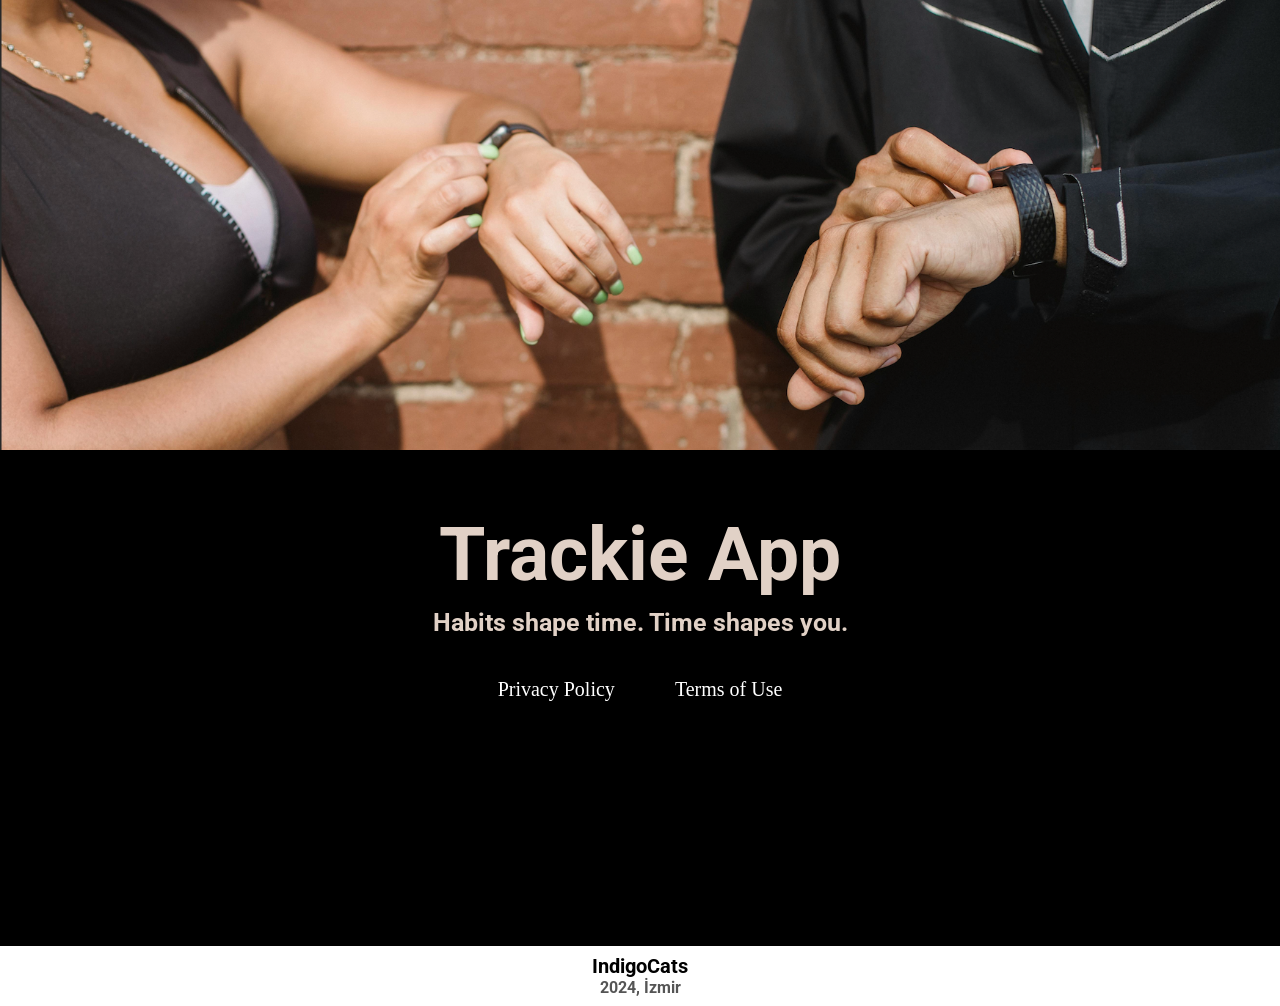
<file: index.html>
<!DOCTYPE html>
<html lang="tr">
<head>
    <meta charset="UTF-8">
    <meta name="viewport" content="width=device-width, initial-scale=1.0">
    <title>Trackie</title>
    <link rel="stylesheet" href="style.css">
    <link rel="preconnect" href="https://fonts.googleapis.com">
    <link rel="preconnect" href="https://fonts.gstatic.com" crossorigin>
    <link href="https://fonts.googleapis.com/css2?family=Roboto:ital,wght@0,100;1,100&display=swap" rel="stylesheet">
</head>
<body>
    <div class="image-container">
        <img src="logo.png" alt="Trackie Logo" class="logo">
    </div>

    <div class="page-title">
        <h1>Trackie App</h1>
        <h2>Habits shape time. Time shapes you.</h2>
    </div>

    <div class="button-group">
        <a href="privacy-policy.html" class="btn">Privacy Policy</a>
        <a href="terms-of-use.html" class="btn">Terms of Use</a>
    </div>
    <div class="gap"></div>

    <footer class="footer">
        <div class="footer-content">
            <a href="https://indigocats.github.io/" target="_blank" class="footer-btn">IndigoCats</a>
            <span class="footer-subtext">2024, İzmir</span>
        </div>
    </footer>
    <script>
        window.addEventListener('scroll', function () {
            const footer = document.querySelector('.footer');
            const scrollPosition = window.scrollY + window.innerHeight;
            const triggerPoint = document.body.offsetHeight - 100;
    
            if (scrollPosition >= triggerPoint) {
                footer.classList.add('show');
            }
        });
    </script>
</body>
</html>
</file>
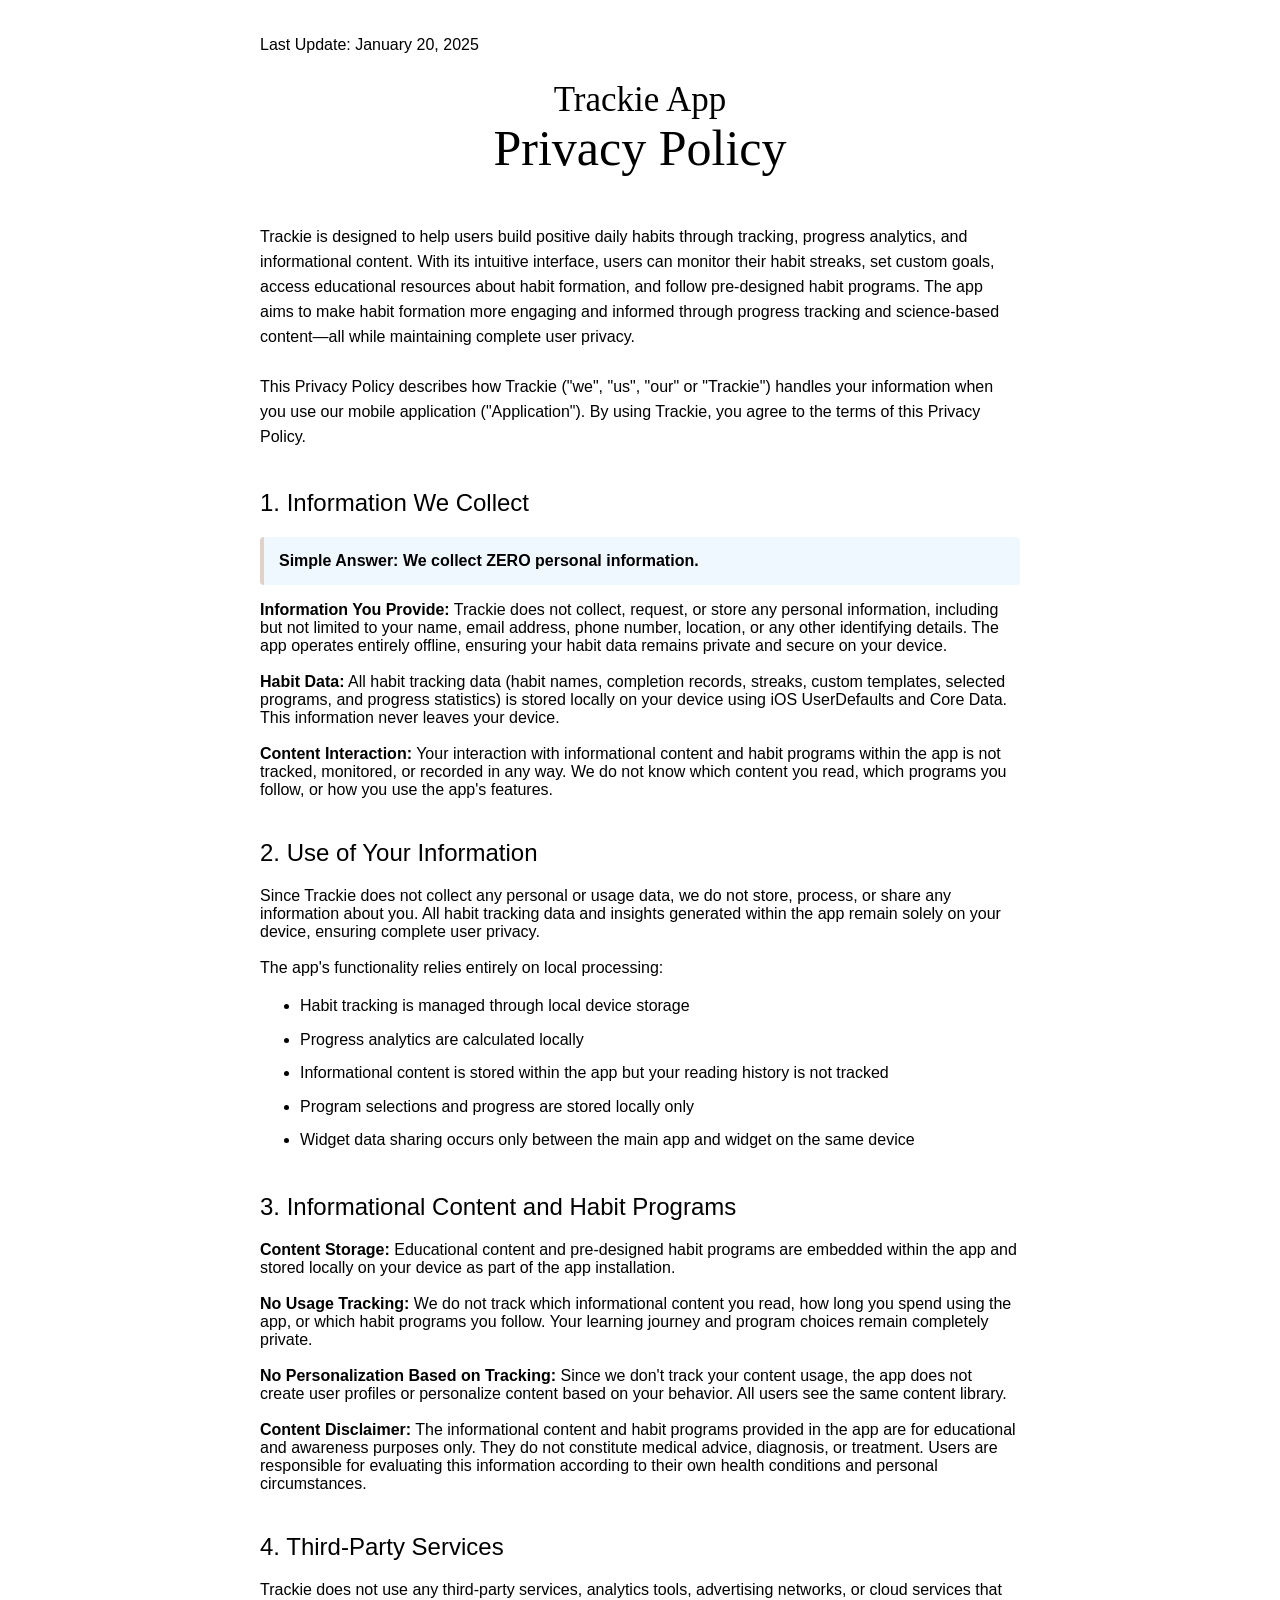
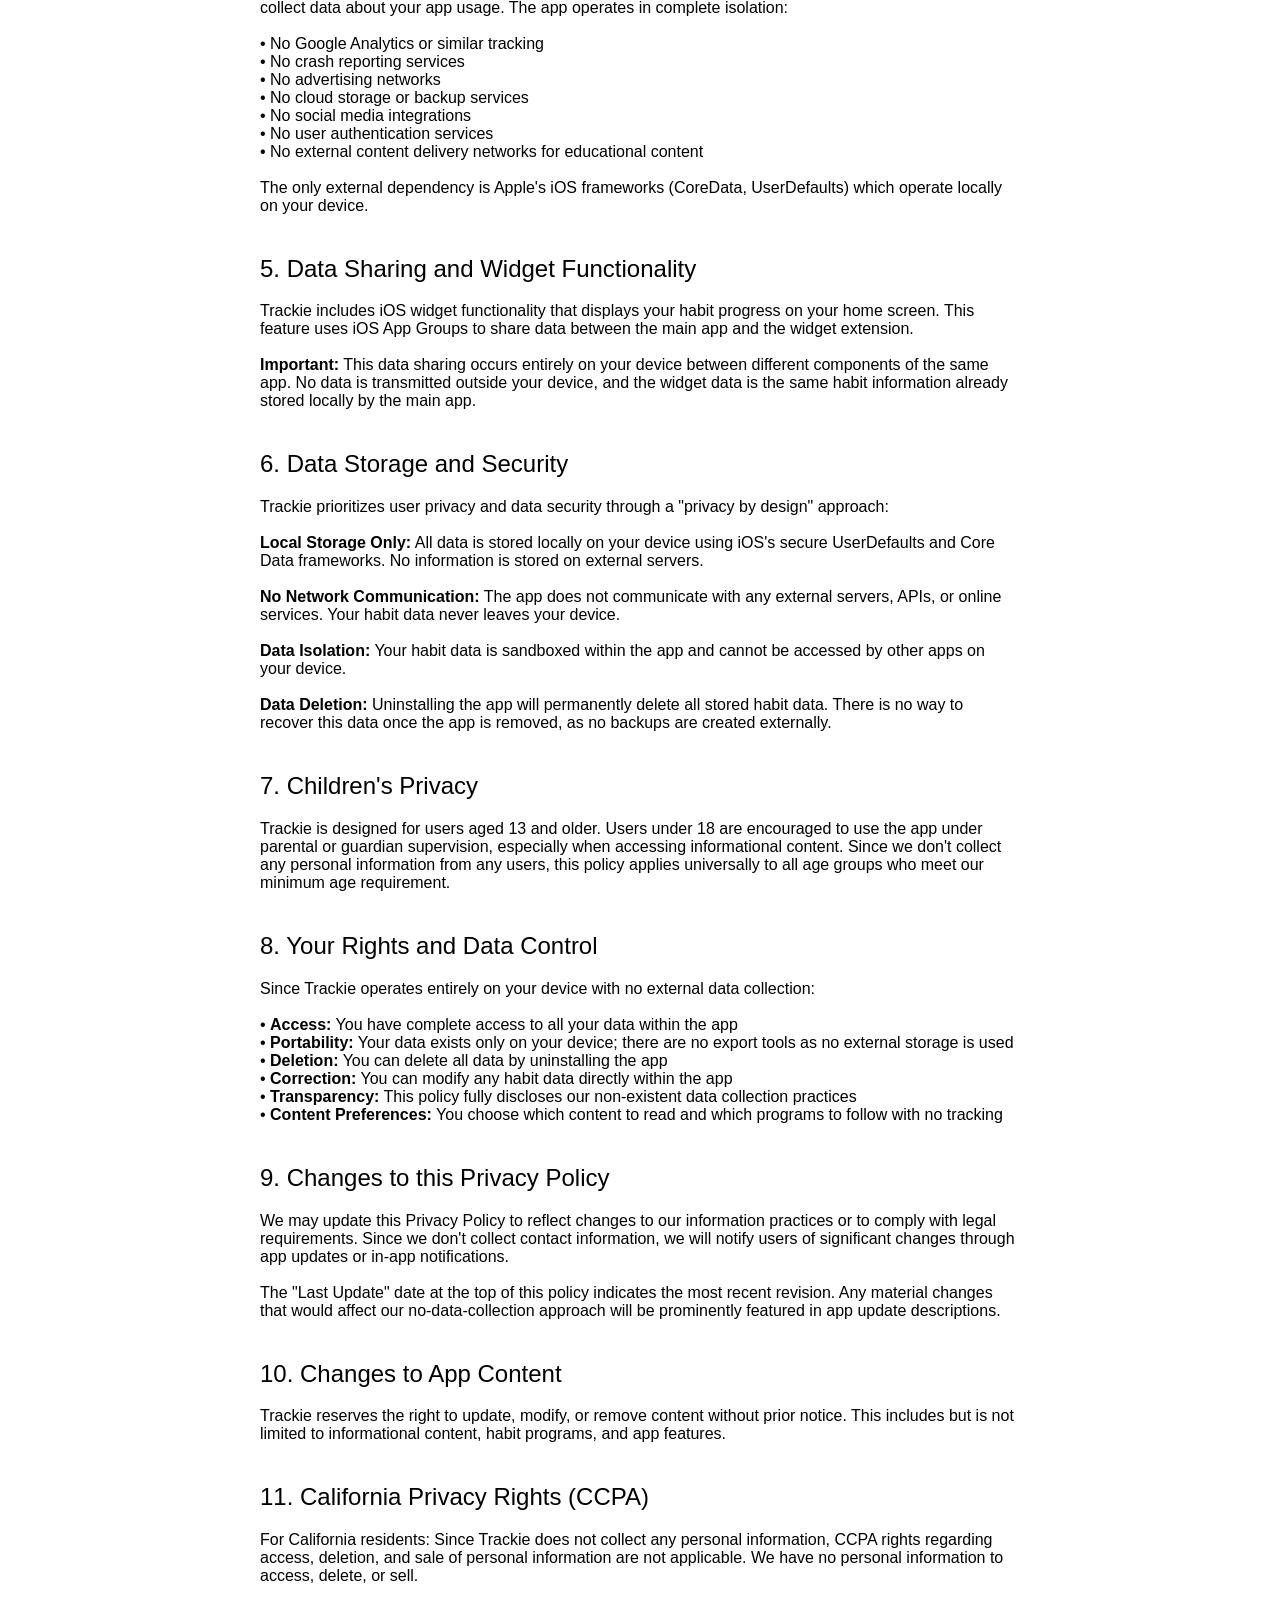
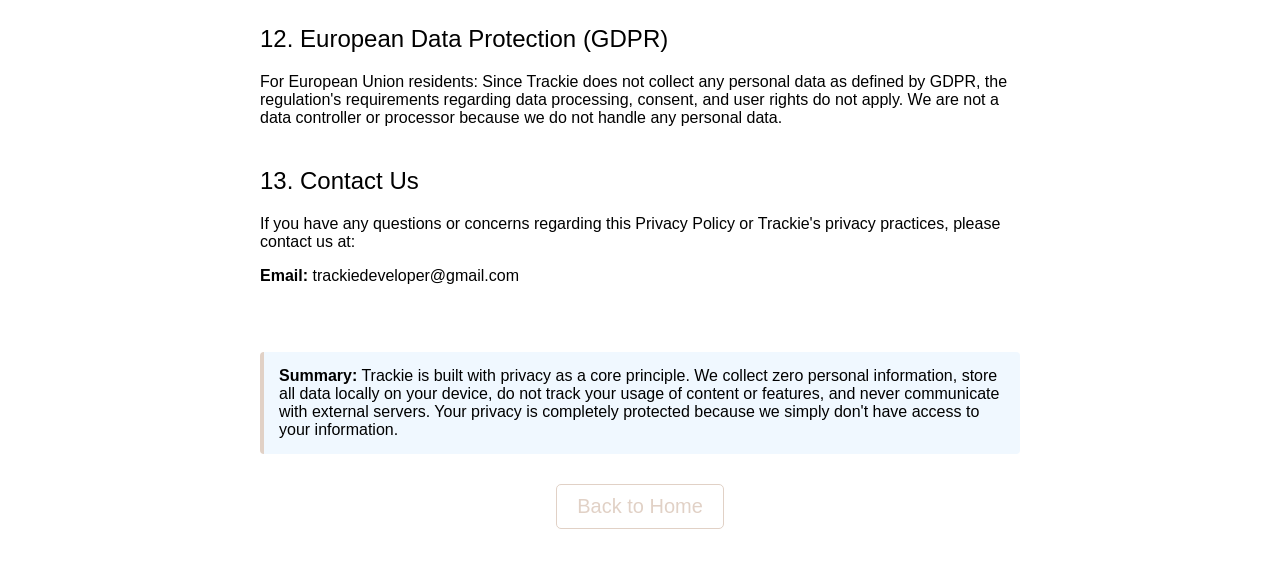
<file: privacy-policy.html>
<!DOCTYPE html>
<html lang="en">
<head>
    <meta charset="UTF-8">
    <meta name="viewport" content="width=device-width, initial-scale=1.0">
    <title>Privacy Policy - Trackie</title>
    <style>
        body { 
            background-color: #ffffff;
            margin: 0;
            padding: 0;
            display: flex;
            flex-direction: column;
            align-items: center;
            justify-content: center;
            min-height: 120vh;
        }

        .container{
            font-family: sans-serif;
            text-align: start;
            font-weight: 100;
            max-width: 800px;
            width: 90%;
            padding: 20px; 
            box-sizing: border-box;
        }
        
        .container h2{
            font-weight: 300;
            padding-top: 20px;
        }
        
        .title1, .title2{
            font-family:'Times New Roman', Times, serif;
            text-align: center;
            font-weight: 100;
            font-size: 35px;
            line-height: 45px;
        }
        
        .title2{
            font-size: 50px;
            margin-top: -20px;
            padding-bottom: 20px;
        }
        
        .about{
            font-family: sans-serif;
            line-height: 25px;
        }
        
        .homebtn{
            display: block;
            width: fit-content; 
            margin: 30px auto; 
            padding: 10px 20px;
            font-size: 20px;
            text-decoration: none;
            font-weight: 300;
            color: #e1d1c6;
            background-color: #ffffff;
            border-radius: 5px;
            text-align: center;
            border: 1px solid #e1d1c6;
        }

        .homebtn:hover{
            color: black;
            border-color: black;
        }

        .highlight {
            background-color: #f0f8ff;
            padding: 15px;
            border-left: 4px solid #e1d1c6;
            margin: 15px 0;
            border-radius: 4px;
        }

        .warning {
            background-color: #fff5f5;
            padding: 15px;
            border-left: 4px solid #ff6b6b;
            margin: 15px 0;
            border-radius: 4px;
        }

        ul, ol {
            line-height: 1.6;
        }

        li {
            margin-bottom: 8px;
        }

        strong {
            font-weight: 600;
        }
    </style>
</head>
<body>
    <div class="container">
        <p>Last Update: January 20, 2025</p>
        <h1 class="title1">Trackie App</h1>
        <h1 class="title2">Privacy Policy</h1>

        <p class="about">Trackie is designed to help users build positive daily habits through tracking, progress analytics, and informational content. With its intuitive interface, users can monitor their habit streaks, set custom goals, access educational resources about habit formation, and follow pre-designed habit programs. The app aims to make habit formation more engaging and informed through progress tracking and science-based content—all while maintaining complete user privacy. <br><br>
        
        This Privacy Policy describes how Trackie ("we", "us", "our" or "Trackie") handles your information when you use our mobile application ("Application"). By using Trackie, you agree to the terms of this Privacy Policy.</p>
        
        <h2>1. Information We Collect</h2>
        <div class="highlight">
            <strong>Simple Answer: We collect ZERO personal information.</strong>
        </div>
        <p><strong>Information You Provide:</strong> Trackie does not collect, request, or store any personal information, including but not limited to your name, email address, phone number, location, or any other identifying details. The app operates entirely offline, ensuring your habit data remains private and secure on your device.<br><br>

        <strong>Habit Data:</strong> All habit tracking data (habit names, completion records, streaks, custom templates, selected programs, and progress statistics) is stored locally on your device using iOS UserDefaults and Core Data. This information never leaves your device.<br><br>

        <strong>Content Interaction:</strong> Your interaction with informational content and habit programs within the app is not tracked, monitored, or recorded in any way. We do not know which content you read, which programs you follow, or how you use the app's features.</p>

        <h2>2. Use of Your Information</h2>
        <p>Since Trackie does not collect any personal or usage data, we do not store, process, or share any information about you. All habit tracking data and insights generated within the app remain solely on your device, ensuring complete user privacy.<br><br>

        The app's functionality relies entirely on local processing:
        </p>
        <ul>
            <li>Habit tracking is managed through local device storage</li>
            <li>Progress analytics are calculated locally</li>
            <li>Informational content is stored within the app but your reading history is not tracked</li>
            <li>Program selections and progress are stored locally only</li>
            <li>Widget data sharing occurs only between the main app and widget on the same device</li>
        </ul>

        <h2>3. Informational Content and Habit Programs</h2>
        <p><strong>Content Storage:</strong> Educational content and pre-designed habit programs are embedded within the app and stored locally on your device as part of the app installation.<br><br>

        <strong>No Usage Tracking:</strong> We do not track which informational content you read, how long you spend using the app, or which habit programs you follow. Your learning journey and program choices remain completely private.<br><br>

        <strong>No Personalization Based on Tracking:</strong> Since we don't track your content usage, the app does not create user profiles or personalize content based on your behavior. All users see the same content library.<br><br>

        <strong>Content Disclaimer:</strong> The informational content and habit programs provided in the app are for educational and awareness purposes only. They do not constitute medical advice, diagnosis, or treatment. Users are responsible for evaluating this information according to their own health conditions and personal circumstances.</p>

        <h2>4. Third-Party Services</h2>
        <p>Trackie does not use any third-party services, analytics tools, advertising networks, or cloud services that collect data about your app usage. The app operates in complete isolation:<br><br>

        • No Google Analytics or similar tracking<br>
        • No crash reporting services<br>
        • No advertising networks<br>
        • No cloud storage or backup services<br>
        • No social media integrations<br>
        • No user authentication services<br>
        • No external content delivery networks for educational content<br><br>

        The only external dependency is Apple's iOS frameworks (CoreData, UserDefaults) which operate locally on your device.</p>

        <h2>5. Data Sharing and Widget Functionality</h2>
        <p>Trackie includes iOS widget functionality that displays your habit progress on your home screen. This feature uses iOS App Groups to share data between the main app and the widget extension.<br><br>

        <strong>Important:</strong> This data sharing occurs entirely on your device between different components of the same app. No data is transmitted outside your device, and the widget data is the same habit information already stored locally by the main app.</p>

        <h2>6. Data Storage and Security</h2>
        <p>Trackie prioritizes user privacy and data security through a "privacy by design" approach:<br><br>

        <strong>Local Storage Only:</strong> All data is stored locally on your device using iOS's secure UserDefaults and Core Data frameworks. No information is stored on external servers.<br><br>

        <strong>No Network Communication:</strong> The app does not communicate with any external servers, APIs, or online services. Your habit data never leaves your device.<br><br>

        <strong>Data Isolation:</strong> Your habit data is sandboxed within the app and cannot be accessed by other apps on your device.<br><br>

        <strong>Data Deletion:</strong> Uninstalling the app will permanently delete all stored habit data. There is no way to recover this data once the app is removed, as no backups are created externally.</p>

        <h2>7. Children's Privacy</h2>
        <p>Trackie is designed for users aged 13 and older. Users under 18 are encouraged to use the app under parental or guardian supervision, especially when accessing informational content. Since we don't collect any personal information from any users, this policy applies universally to all age groups who meet our minimum age requirement.</p>

        <h2>8. Your Rights and Data Control</h2>
        <p>Since Trackie operates entirely on your device with no external data collection:<br><br>

        • <strong>Access:</strong> You have complete access to all your data within the app<br>
        • <strong>Portability:</strong> Your data exists only on your device; there are no export tools as no external storage is used<br>
        • <strong>Deletion:</strong> You can delete all data by uninstalling the app<br>
        • <strong>Correction:</strong> You can modify any habit data directly within the app<br>
        • <strong>Transparency:</strong> This policy fully discloses our non-existent data collection practices<br>
        • <strong>Content Preferences:</strong> You choose which content to read and which programs to follow with no tracking</p>

        <h2>9. Changes to this Privacy Policy</h2>
        <p>We may update this Privacy Policy to reflect changes to our information practices or to comply with legal requirements. Since we don't collect contact information, we will notify users of significant changes through app updates or in-app notifications.<br><br>
           
        The "Last Update" date at the top of this policy indicates the most recent revision. Any material changes that would affect our no-data-collection approach will be prominently featured in app update descriptions.</p>
 
        <h2>10. Changes to App Content</h2>
        <p>Trackie reserves the right to update, modify, or remove content without prior notice. This includes but is not limited to informational content, habit programs, and app features.</p>

        <h2>11. California Privacy Rights (CCPA)</h2>
        <p>For California residents: Since Trackie does not collect any personal information, CCPA rights regarding access, deletion, and sale of personal information are not applicable. We have no personal information to access, delete, or sell.</p>

        <h2>12. European Data Protection (GDPR)</h2>
        <p>For European Union residents: Since Trackie does not collect any personal data as defined by GDPR, the regulation's requirements regarding data processing, consent, and user rights do not apply. We are not a data controller or processor because we do not handle any personal data.</p>

        <h2>13. Contact Us</h2>
        <p>If you have any questions or concerns regarding this Privacy Policy or Trackie's privacy practices, please contact us at:</p>
        <p><strong>Email:</strong> trackiedeveloper@gmail.com</p>
        
        <br><br>
        <div class="highlight">
            <strong>Summary:</strong> Trackie is built with privacy as a core principle. We collect zero personal information, store all data locally on your device, do not track your usage of content or features, and never communicate with external servers. Your privacy is completely protected because we simply don't have access to your information.
        </div>

        <a href="index.html" class="homebtn">Back to Home</a>
        
    </div>
</body>
</html>
</file>
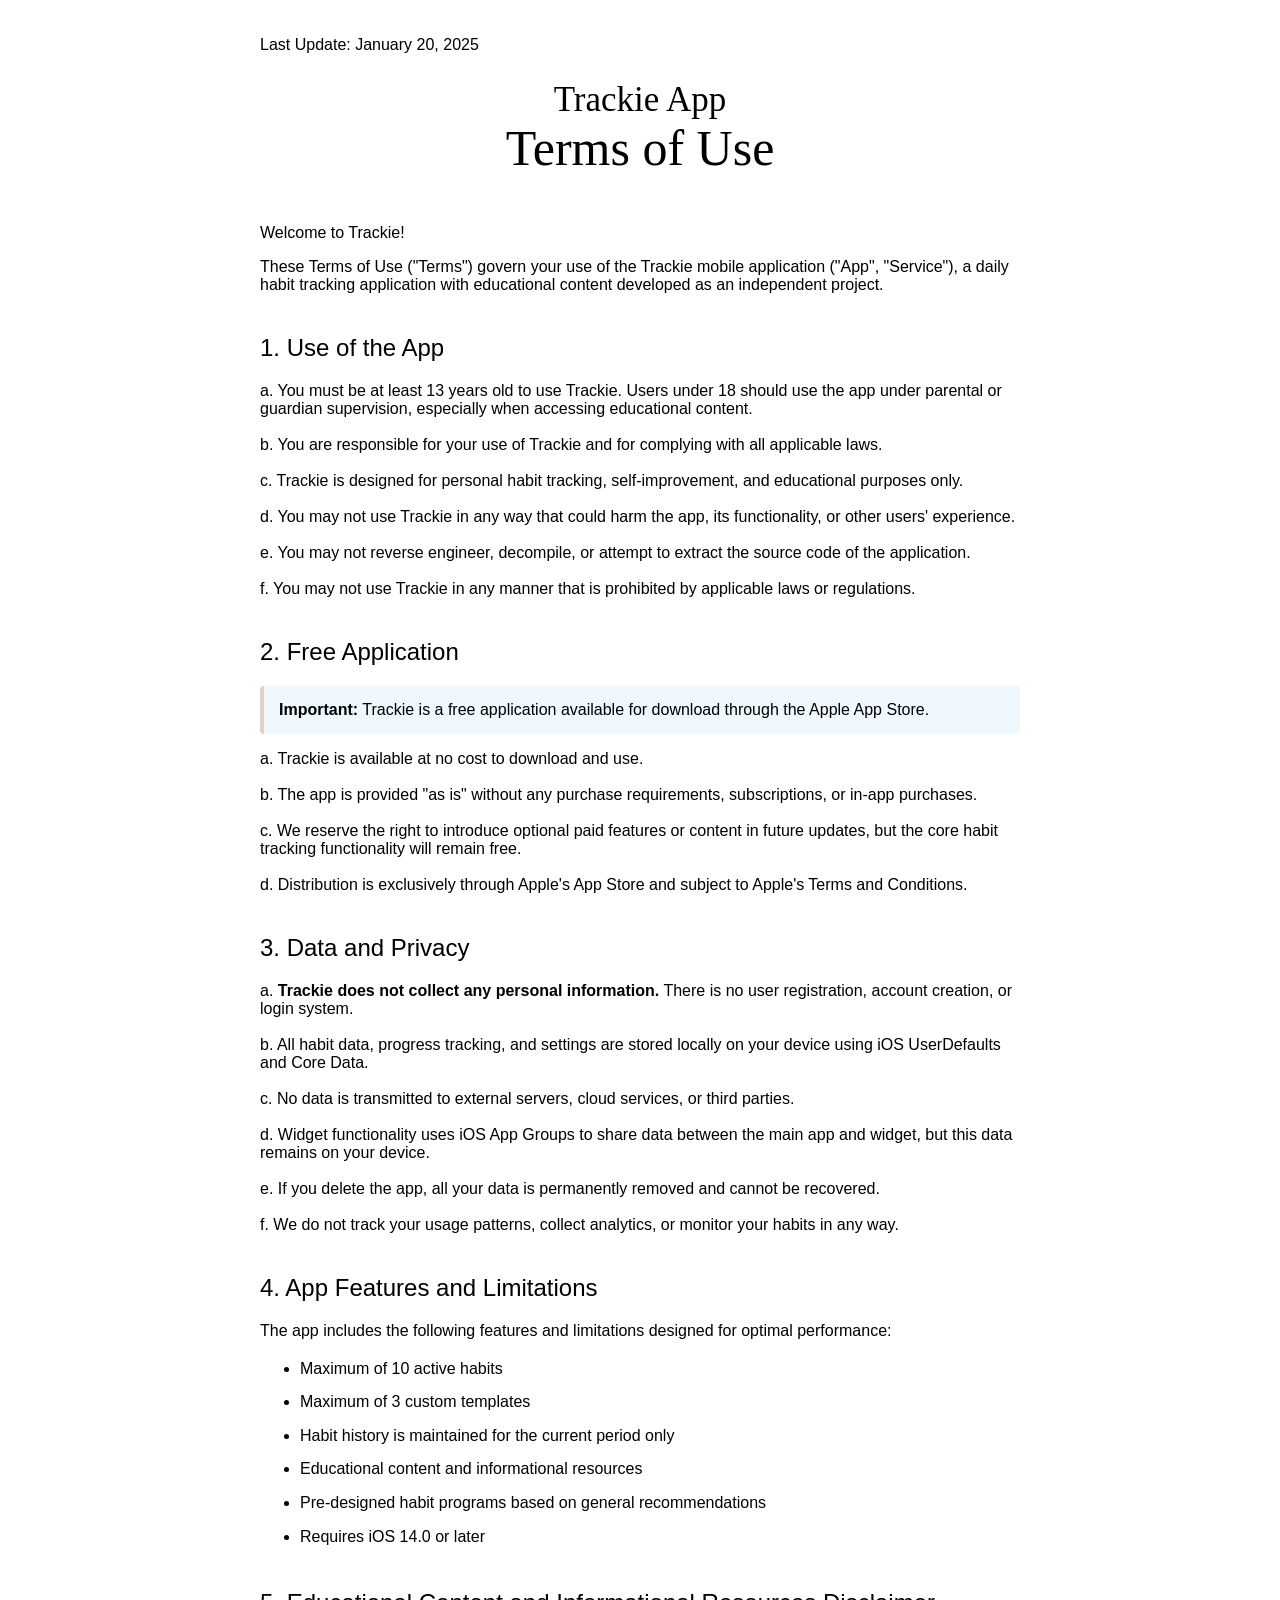
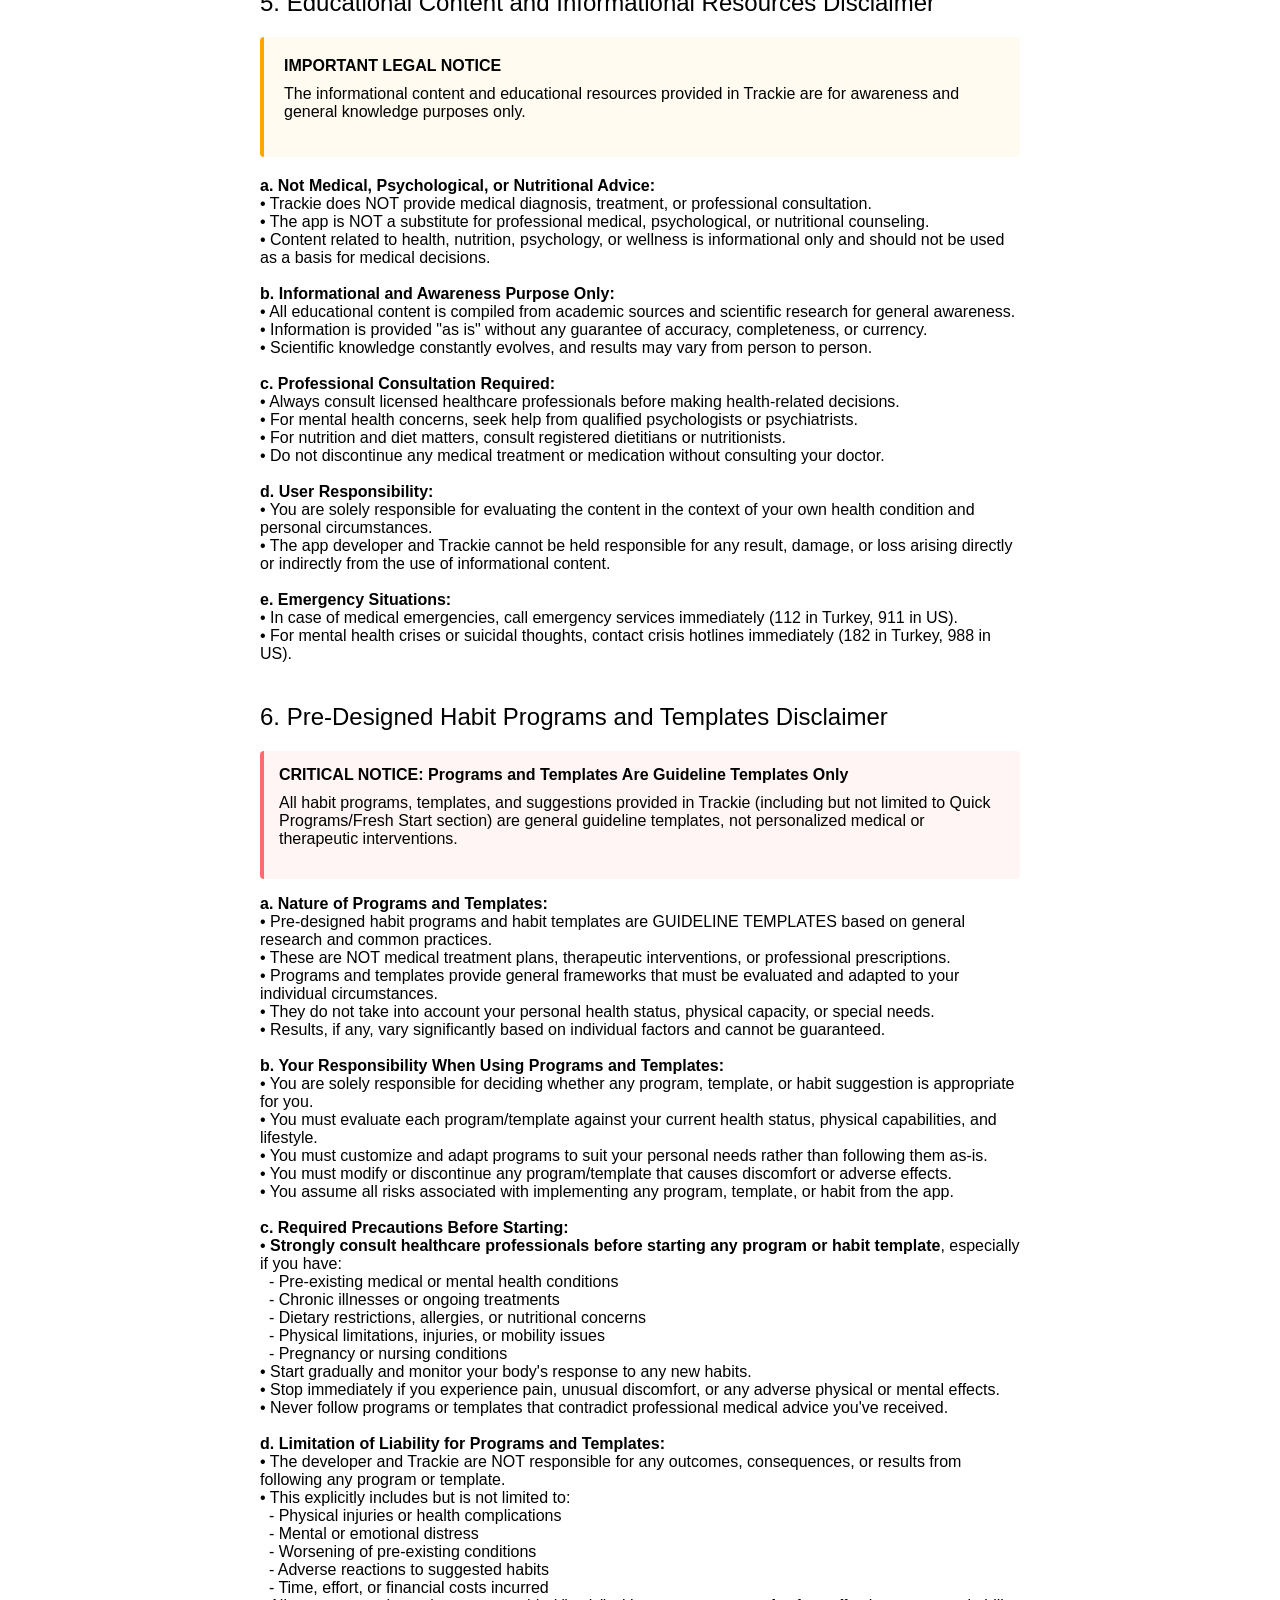
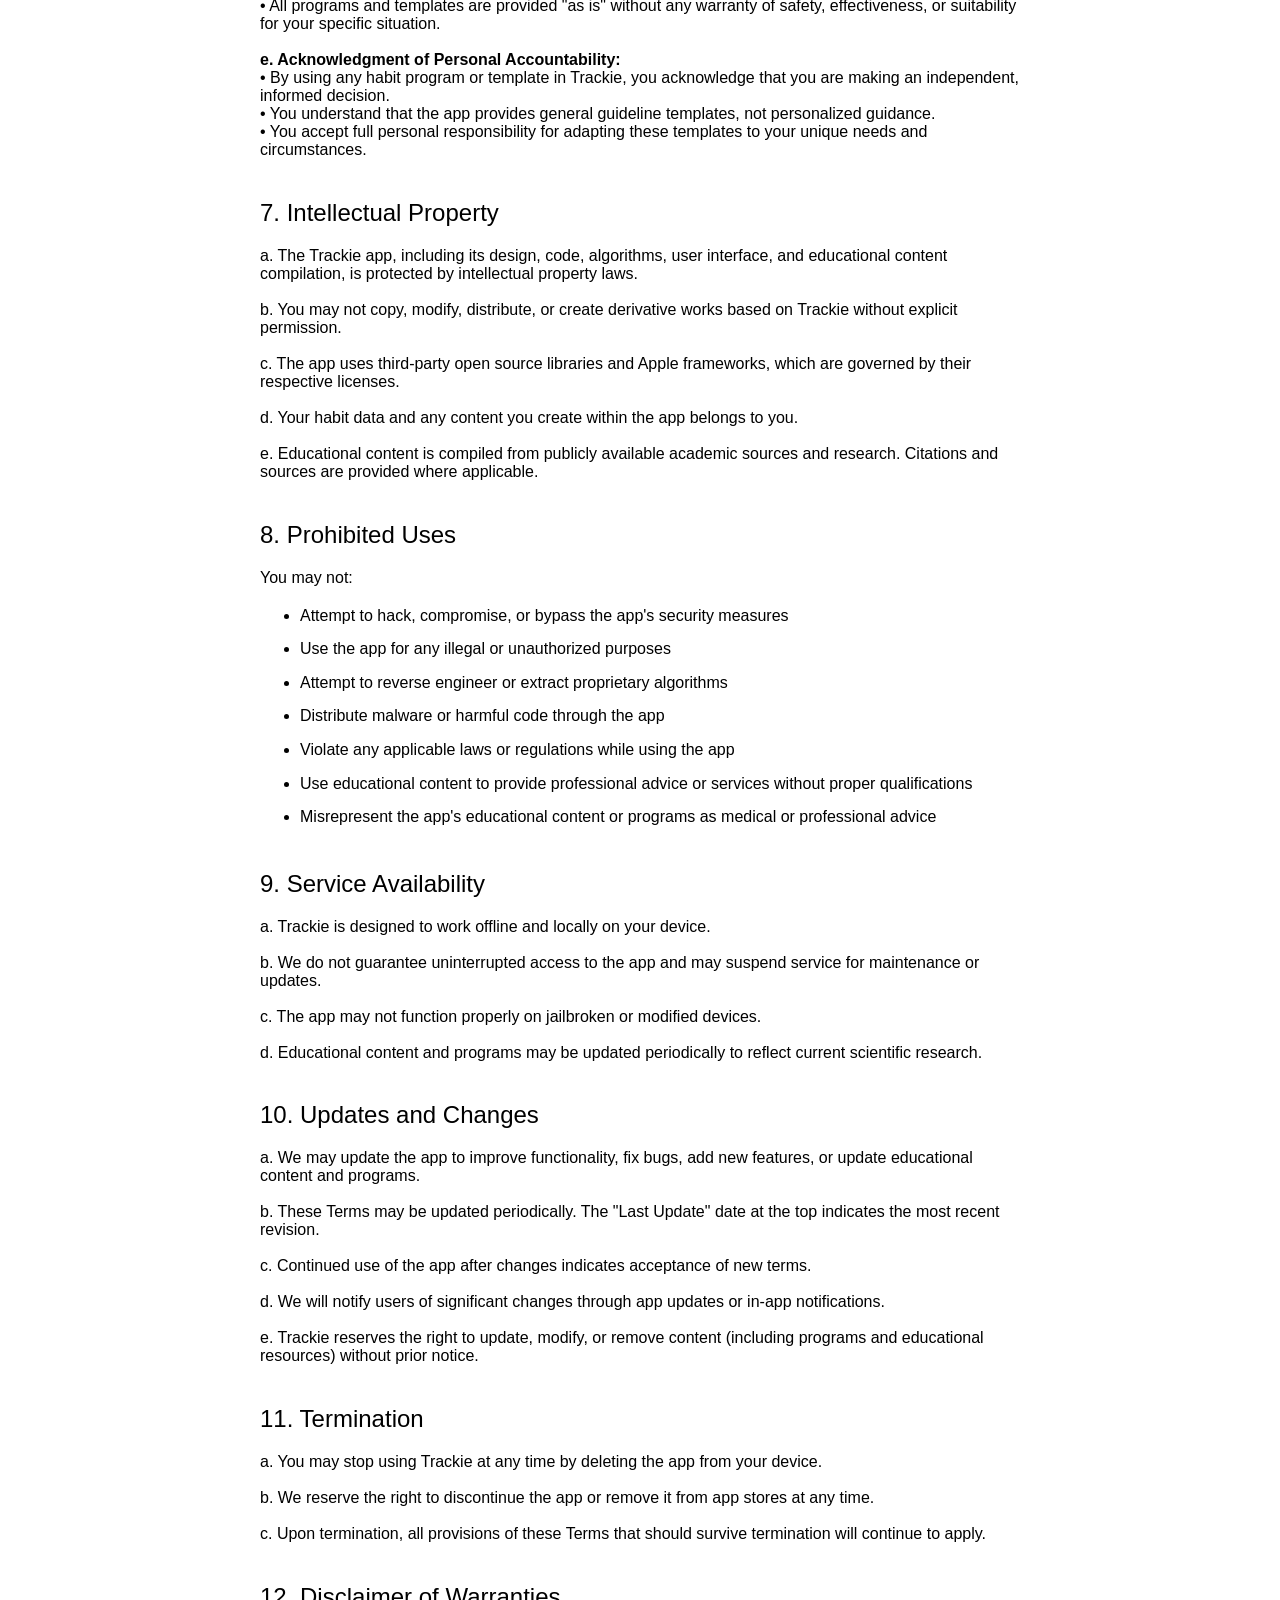
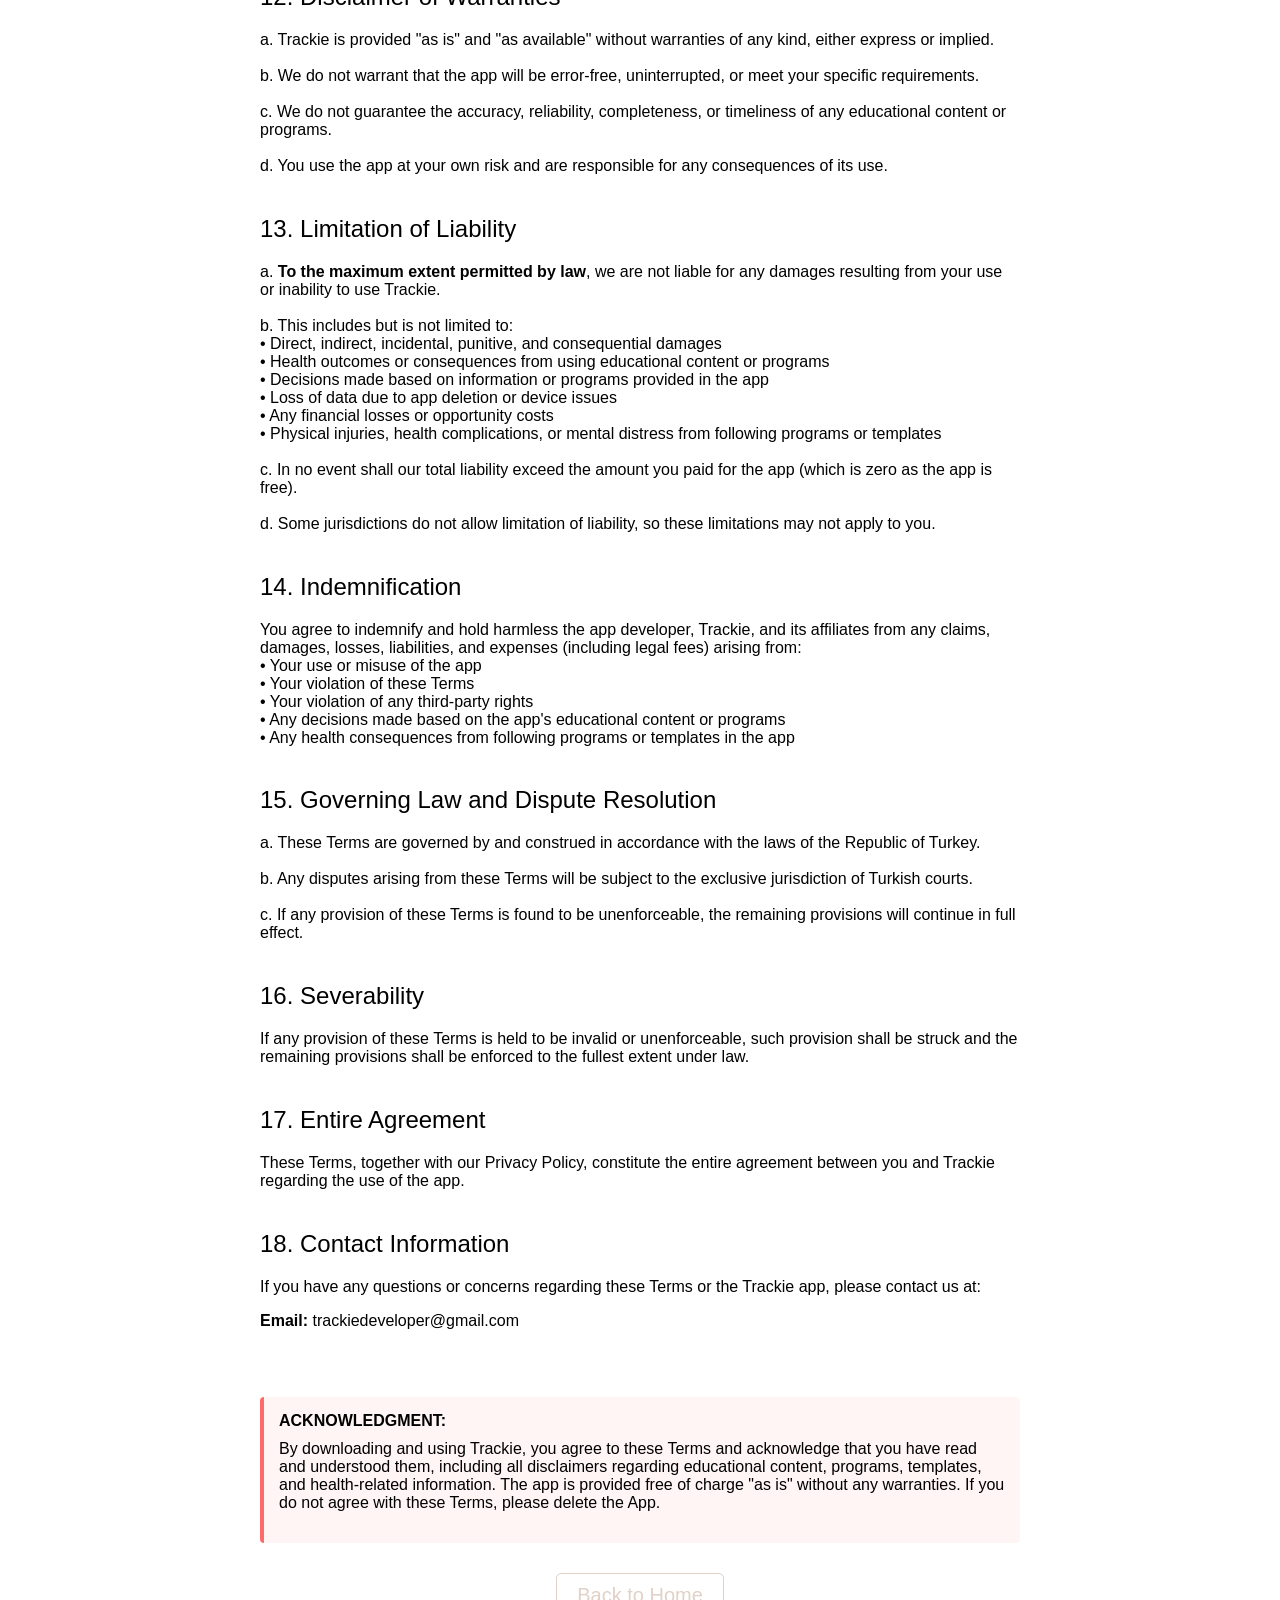
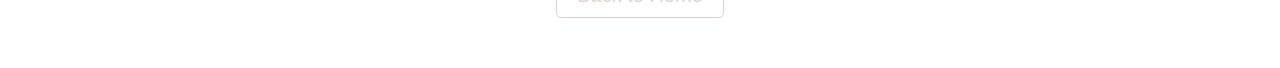
<file: terms-of-use.html>
<!DOCTYPE html>
<html lang="en">
<head>
    <meta charset="UTF-8">
    <meta name="viewport" content="width=device-width, initial-scale=1.0">
    <title>Terms of Use - Trackie</title>
    <style>
        body { 
            background-color: #ffffff;
            margin: 0;
            padding: 0;
            display: flex;
            flex-direction: column;
            align-items: center;
            justify-content: center;
            min-height: 120vh;
        }

        .container{
            font-family: sans-serif;
            text-align: start;
            font-weight: 100;
            max-width: 800px;
            width: 90%;
            padding: 20px; 
            box-sizing: border-box;
        }
        
        .container h2{
            font-weight: 300;
            padding-top: 20px;
        }
        
        .title1, .title2{
            font-family:'Times New Roman', Times, serif;
            text-align: center;
            font-weight: 100;
            font-size: 35px;
            line-height: 45px;
        }
        
        .title2{
            font-size: 50px;
            margin-top: -20px;
            padding-bottom: 20px;
        }
        
        .about{
            font-family: sans-serif;
            line-height: 25px;
        }
        
        .homebtn{
            display: block;
            width: fit-content; 
            margin: 30px auto; 
            padding: 10px 20px;
            font-size: 20px;
            text-decoration: none;
            font-weight: 300;
            color: #e1d1c6;
            background-color: #ffffff;
            border-radius: 5px;
            text-align: center;
            border: 1px solid #e1d1c6;
        }

        .homebtn:hover{
            color: black;
            border-color: black;
        }

        .highlight {
            background-color: #f0f8ff;
            padding: 15px;
            border-left: 4px solid #e1d1c6;
            margin: 15px 0;
            border-radius: 4px;
        }

        .warning {
            background-color: #fff5f5;
            padding: 15px;
            border-left: 4px solid #ff6b6b;
            margin: 15px 0;
            border-radius: 4px;
        }

        .disclaimer-box {
            background-color: #fffbf0;
            padding: 20px;
            border-left: 4px solid #ffa500;
            margin: 20px 0;
            border-radius: 4px;
        }

        ul, ol {
            line-height: 1.6;
        }

        li {
            margin-bottom: 8px;
        }

        strong {
            font-weight: 600;
        }
    </style>
</head>
<body>
    <div class="container">
        <p>Last Update: January 20, 2025</p>
        <h1 class="title1">Trackie App</h1>
        <h1 class="title2">Terms of Use</h1>

        <p>Welcome to Trackie!</p>
        <p>These Terms of Use ("Terms") govern your use of the Trackie mobile application ("App", "Service"), a daily habit tracking application with educational content developed as an independent project.</p>

        <h2>1. Use of the App</h2>
        <p>a. You must be at least 13 years old to use Trackie. Users under 18 should use the app under parental or guardian supervision, especially when accessing educational content.<br><br>

        b. You are responsible for your use of Trackie and for complying with all applicable laws.<br><br>

        c. Trackie is designed for personal habit tracking, self-improvement, and educational purposes only.<br><br>

        d. You may not use Trackie in any way that could harm the app, its functionality, or other users' experience.<br><br>

        e. You may not reverse engineer, decompile, or attempt to extract the source code of the application.<br><br>

        f. You may not use Trackie in any manner that is prohibited by applicable laws or regulations.</p>

        <h2>2. Free Application</h2>
        <div class="highlight">
            <strong>Important:</strong> Trackie is a free application available for download through the Apple App Store.
        </div>
        <p>a. Trackie is available at no cost to download and use.<br><br>

        b. The app is provided "as is" without any purchase requirements, subscriptions, or in-app purchases.<br><br>

        c. We reserve the right to introduce optional paid features or content in future updates, but the core habit tracking functionality will remain free.<br><br>

        d. Distribution is exclusively through Apple's App Store and subject to Apple's Terms and Conditions.</p>

        <h2>3. Data and Privacy</h2>
        <p>a. <strong>Trackie does not collect any personal information.</strong> There is no user registration, account creation, or login system.<br><br>

        b. All habit data, progress tracking, and settings are stored locally on your device using iOS UserDefaults and Core Data.<br><br>

        c. No data is transmitted to external servers, cloud services, or third parties.<br><br>

        d. Widget functionality uses iOS App Groups to share data between the main app and widget, but this data remains on your device.<br><br>

        e. If you delete the app, all your data is permanently removed and cannot be recovered.<br><br>

        f. We do not track your usage patterns, collect analytics, or monitor your habits in any way.</p>

        <h2>4. App Features and Limitations</h2>
        <p>The app includes the following features and limitations designed for optimal performance:</p>
        <ul>
            <li>Maximum of 10 active habits</li>
            <li>Maximum of 3 custom templates</li>
            <li>Habit history is maintained for the current period only</li>
            <li>Educational content and informational resources</li>
            <li>Pre-designed habit programs based on general recommendations</li>
            <li>Requires iOS 14.0 or later</li>
        </ul>

        <h2>5. Educational Content and Informational Resources Disclaimer</h2>
        <div class="disclaimer-box">
            <strong>IMPORTANT LEGAL NOTICE</strong>
            <p style="margin-top: 10px;">The informational content and educational resources provided in Trackie are for awareness and general knowledge purposes only.</p>
        </div>
        
        <p><strong>a. Not Medical, Psychological, or Nutritional Advice:</strong><br>
        • Trackie does NOT provide medical diagnosis, treatment, or professional consultation.<br>
        • The app is NOT a substitute for professional medical, psychological, or nutritional counseling.<br>
        • Content related to health, nutrition, psychology, or wellness is informational only and should not be used as a basis for medical decisions.<br><br>

        <strong>b. Informational and Awareness Purpose Only:</strong><br>
        • All educational content is compiled from academic sources and scientific research for general awareness.<br>
        • Information is provided "as is" without any guarantee of accuracy, completeness, or currency.<br>
        • Scientific knowledge constantly evolves, and results may vary from person to person.<br><br>

        <strong>c. Professional Consultation Required:</strong><br>
        • Always consult licensed healthcare professionals before making health-related decisions.<br>
        • For mental health concerns, seek help from qualified psychologists or psychiatrists.<br>
        • For nutrition and diet matters, consult registered dietitians or nutritionists.<br>
        • Do not discontinue any medical treatment or medication without consulting your doctor.<br><br>

        <strong>d. User Responsibility:</strong><br>
        • You are solely responsible for evaluating the content in the context of your own health condition and personal circumstances.<br>
        • The app developer and Trackie cannot be held responsible for any result, damage, or loss arising directly or indirectly from the use of informational content.<br><br>

        <strong>e. Emergency Situations:</strong><br>
        • In case of medical emergencies, call emergency services immediately (112 in Turkey, 911 in US).<br>
        • For mental health crises or suicidal thoughts, contact crisis hotlines immediately (182 in Turkey, 988 in US).</p>

        <h2>6. Pre-Designed Habit Programs and Templates Disclaimer</h2>
        <div class="warning">
            <strong>CRITICAL NOTICE: Programs and Templates Are Guideline Templates Only</strong>
            <p style="margin-top: 10px;">All habit programs, templates, and suggestions provided in Trackie (including but not limited to Quick Programs/Fresh Start section) are general guideline templates, not personalized medical or therapeutic interventions.</p>
        </div>
        
        <p><strong>a. Nature of Programs and Templates:</strong><br>
        • Pre-designed habit programs and habit templates are GUIDELINE TEMPLATES based on general research and common practices.<br>
        • These are NOT medical treatment plans, therapeutic interventions, or professional prescriptions.<br>
        • Programs and templates provide general frameworks that must be evaluated and adapted to your individual circumstances.<br>
        • They do not take into account your personal health status, physical capacity, or special needs.<br>
        • Results, if any, vary significantly based on individual factors and cannot be guaranteed.<br><br>

        <strong>b. Your Responsibility When Using Programs and Templates:</strong><br>
        • You are solely responsible for deciding whether any program, template, or habit suggestion is appropriate for you.<br>
        • You must evaluate each program/template against your current health status, physical capabilities, and lifestyle.<br>
        • You must customize and adapt programs to suit your personal needs rather than following them as-is.<br>
        • You must modify or discontinue any program/template that causes discomfort or adverse effects.<br>
        • You assume all risks associated with implementing any program, template, or habit from the app.<br><br>

        <strong>c. Required Precautions Before Starting:</strong><br>
        • <strong>Strongly consult healthcare professionals before starting any program or habit template</strong>, especially if you have:<br>
        &nbsp;&nbsp;- Pre-existing medical or mental health conditions<br>
        &nbsp;&nbsp;- Chronic illnesses or ongoing treatments<br>
        &nbsp;&nbsp;- Dietary restrictions, allergies, or nutritional concerns<br>
        &nbsp;&nbsp;- Physical limitations, injuries, or mobility issues<br>
        &nbsp;&nbsp;- Pregnancy or nursing conditions<br>
        • Start gradually and monitor your body's response to any new habits.<br>
        • Stop immediately if you experience pain, unusual discomfort, or any adverse physical or mental effects.<br>
        • Never follow programs or templates that contradict professional medical advice you've received.<br><br>

        <strong>d. Limitation of Liability for Programs and Templates:</strong><br>
        • The developer and Trackie are NOT responsible for any outcomes, consequences, or results from following any program or template.<br>
        • This explicitly includes but is not limited to:<br>
        &nbsp;&nbsp;- Physical injuries or health complications<br>
        &nbsp;&nbsp;- Mental or emotional distress<br>
        &nbsp;&nbsp;- Worsening of pre-existing conditions<br>
        &nbsp;&nbsp;- Adverse reactions to suggested habits<br>
        &nbsp;&nbsp;- Time, effort, or financial costs incurred<br>
        • All programs and templates are provided "as is" without any warranty of safety, effectiveness, or suitability for your specific situation.<br><br>

        <strong>e. Acknowledgment of Personal Accountability:</strong><br>
        • By using any habit program or template in Trackie, you acknowledge that you are making an independent, informed decision.<br>
        • You understand that the app provides general guideline templates, not personalized guidance.<br>
        • You accept full personal responsibility for adapting these templates to your unique needs and circumstances.</p>

        <h2>7. Intellectual Property</h2>
        <p>a. The Trackie app, including its design, code, algorithms, user interface, and educational content compilation, is protected by intellectual property laws.<br><br>

        b. You may not copy, modify, distribute, or create derivative works based on Trackie without explicit permission.<br><br>

        c. The app uses third-party open source libraries and Apple frameworks, which are governed by their respective licenses.<br><br>

        d. Your habit data and any content you create within the app belongs to you.<br><br>

        e. Educational content is compiled from publicly available academic sources and research. Citations and sources are provided where applicable.</p>

        <h2>8. Prohibited Uses</h2>
        <p>You may not:</p>
        <ul>
            <li>Attempt to hack, compromise, or bypass the app's security measures</li>
            <li>Use the app for any illegal or unauthorized purposes</li>
            <li>Attempt to reverse engineer or extract proprietary algorithms</li>
            <li>Distribute malware or harmful code through the app</li>
            <li>Violate any applicable laws or regulations while using the app</li>
            <li>Use educational content to provide professional advice or services without proper qualifications</li>
            <li>Misrepresent the app's educational content or programs as medical or professional advice</li>
        </ul>

        <h2>9. Service Availability</h2>
        <p>a. Trackie is designed to work offline and locally on your device.<br><br>

        b. We do not guarantee uninterrupted access to the app and may suspend service for maintenance or updates.<br><br>

        c. The app may not function properly on jailbroken or modified devices.<br><br>

        d. Educational content and programs may be updated periodically to reflect current scientific research.</p>

        <h2>10. Updates and Changes</h2>
        <p>a. We may update the app to improve functionality, fix bugs, add new features, or update educational content and programs.<br><br>

        b. These Terms may be updated periodically. The "Last Update" date at the top indicates the most recent revision.<br><br>

        c. Continued use of the app after changes indicates acceptance of new terms.<br><br>

        d. We will notify users of significant changes through app updates or in-app notifications.<br><br>

        e. Trackie reserves the right to update, modify, or remove content (including programs and educational resources) without prior notice.</p>

        <h2>11. Termination</h2>
        <p>a. You may stop using Trackie at any time by deleting the app from your device.<br><br>

        b. We reserve the right to discontinue the app or remove it from app stores at any time.<br><br>

        c. Upon termination, all provisions of these Terms that should survive termination will continue to apply.</p>

        <h2>12. Disclaimer of Warranties</h2>
        <p>a. Trackie is provided "as is" and "as available" without warranties of any kind, either express or implied.<br><br>

        b. We do not warrant that the app will be error-free, uninterrupted, or meet your specific requirements.<br><br>

        c. We do not guarantee the accuracy, reliability, completeness, or timeliness of any educational content or programs.<br><br>

        d. You use the app at your own risk and are responsible for any consequences of its use.</p>

        <h2>13. Limitation of Liability</h2>
        <p>a. <strong>To the maximum extent permitted by law</strong>, we are not liable for any damages resulting from your use or inability to use Trackie.<br><br>

        b. This includes but is not limited to:<br>
        • Direct, indirect, incidental, punitive, and consequential damages<br>
        • Health outcomes or consequences from using educational content or programs<br>
        • Decisions made based on information or programs provided in the app<br>
        • Loss of data due to app deletion or device issues<br>
        • Any financial losses or opportunity costs<br>
        • Physical injuries, health complications, or mental distress from following programs or templates<br><br>

        c. In no event shall our total liability exceed the amount you paid for the app (which is zero as the app is free).<br><br>

        d. Some jurisdictions do not allow limitation of liability, so these limitations may not apply to you.</p>

        <h2>14. Indemnification</h2>
        <p>You agree to indemnify and hold harmless the app developer, Trackie, and its affiliates from any claims, damages, losses, liabilities, and expenses (including legal fees) arising from:<br>
        • Your use or misuse of the app<br>
        • Your violation of these Terms<br>
        • Your violation of any third-party rights<br>
        • Any decisions made based on the app's educational content or programs<br>
        • Any health consequences from following programs or templates in the app</p>

        <h2>15. Governing Law and Dispute Resolution</h2>
        <p>a. These Terms are governed by and construed in accordance with the laws of the Republic of Turkey.<br><br>

        b. Any disputes arising from these Terms will be subject to the exclusive jurisdiction of Turkish courts.<br><br>

        c. If any provision of these Terms is found to be unenforceable, the remaining provisions will continue in full effect.</p>

        <h2>16. Severability</h2>
        <p>If any provision of these Terms is held to be invalid or unenforceable, such provision shall be struck and the remaining provisions shall be enforced to the fullest extent under law.</p>

        <h2>17. Entire Agreement</h2>
        <p>These Terms, together with our Privacy Policy, constitute the entire agreement between you and Trackie regarding the use of the app.</p>

        <h2>18. Contact Information</h2>
        <p>If you have any questions or concerns regarding these Terms or the Trackie app, please contact us at:</p>
        <p><strong>Email:</strong> trackiedeveloper@gmail.com</p>
        
        <br><br>
        <div class="warning">
            <strong>ACKNOWLEDGMENT:</strong>
            <p style="margin-top: 10px;">By downloading and using Trackie, you agree to these Terms and acknowledge that you have read and understood them, including all disclaimers regarding educational content, programs, templates, and health-related information. The app is provided free of charge "as is" without any warranties. If you do not agree with these Terms, please delete the App.</p>
        </div>

        <a href="index.html" class="homebtn">Back to Home</a>
        
    </div>
</body>
</html>
</file>
<file: style.css>
body {
    font-family:'Times New Roman', Times, serif;
    text-align: center;
    background-color: #000000;
    margin: 0;
    padding: 0;
    display: flex;
    flex-direction: column;
    align-items: center;
    /* min-height: 100vh; */
}
*{
    scrollbar-color: black;
}
.image-container {
    width: 100%;
    height: 50vh;
    overflow: hidden;
}

.logo {
    width: 100%;
    height: 100%;
    object-fit: cover;
}

.page-title {
    font-family: "Roboto", sans-serif;
    color: #e1d1c6;
    margin-top: 10px;
}

.page-title h1 {
    font-size: 75px;
    margin-bottom: 10px;
}

.page-title h2 {
    font-size: 25px;
    margin-top: 0;
}

.button-group {
    display: flex;
    /* visibility: hidden; */
    justify-content: center;
    gap: 20px;
    margin: 10px;
}

.btn {
    text-decoration: none;
    padding: 10px 20px;
    background-color: #000000;
    color: #ffffff;
    border-radius: 5px;
    transition: 0.3s;
    font-size: 20px;
}

.btn:hover {
    color: #AE7450;
}
.gap {
    height: 25vh;
}

.footer {
    width: 100%;
    background-color: white;
    height: 60px;
    display: flex;
    justify-content: center;
    align-items: center;
    transform: translateY(100%);
    opacity: 0;
    transition: transform 0.75s ease-in, opacity 0.75s ease-in;
}

.footer.show {
    transform: translateY(0);
    opacity: 1;
}
.footer-content {
    display: flex;
    flex-direction: column;
    align-items: center;
    line-height: 1.2;
}

.footer-btn {
    text-decoration: none;
    color: rgb(0, 0, 0);
    font-weight: bold;
    font-size: 20px;
    font-family: "Roboto", sans-serif;
}

.footer-subtext {
    font-size: 16px;
    color: #555;
    font-weight: bold;
    font-family: "Roboto", sans-serif;
}

.footer-btn:hover {
    text-decoration: underline;
}

@media (max-width: 768px) {
    .page-title h1 {
        font-size: 30px;
    }
    .page-title h2 {
        font-size: 15px;
    }
    .gap {
        height: 30vh;
    }
    

    .btn {
        font-size: 16px;
    }
}
</file>
